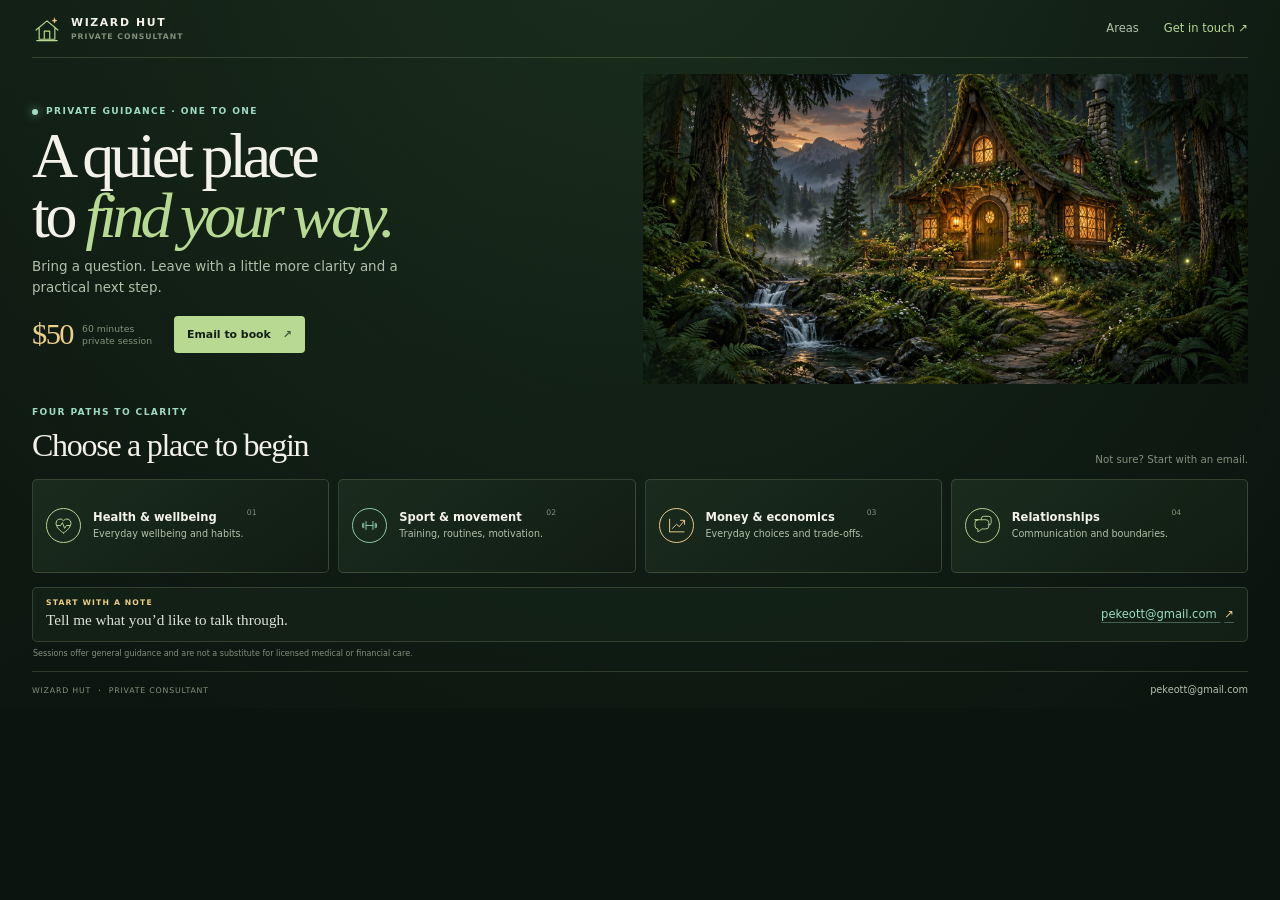
<file: index.html>
<!doctype html>
<html lang="en">
	<head>
		<meta charset="utf-8" />
		<meta name="viewport" content="width=device-width, initial-scale=1" />
		<meta name="robots" content="noindex,follow" />
		<link rel="canonical" href="https://spacetardigradum.github.io/wizardshut/" />
		<meta http-equiv="refresh" content="0; url=/wizardshut/" />
		<title>Wizard Hut — redirecting</title>
	</head>
	<body>
		<p>Wizard Hut has moved to <a href="/wizardshut/">spacetardigradum.github.io/wizardshut/</a>.</p>
		<script>window.location.replace('/wizardshut/');</script>
	</body>
</html>
</file>
<file: wizardshut/site.css>
:root {
	color-scheme: dark;
	--ink: #f2f2e8;
	--muted: #b1c0a9;
	--dim: #82917a;
	--line: rgba(198, 218, 174, .18);
	--forest: #0b1510;
	--moss: #b8d992;
	--mint: #9edbc4;
	--gold: #edcf87;
	--sans: Inter, ui-sans-serif, system-ui, -apple-system, BlinkMacSystemFont, "Segoe UI", sans-serif;
	--serif: Georgia, "Times New Roman", serif;
}

* { box-sizing: border-box; }
html { min-width: 320px; background: var(--forest); scroll-behavior: smooth; }
body {
	margin: 0;
	background: radial-gradient(ellipse at 52% -20%, rgba(68, 116, 62, .24), transparent 52rem), linear-gradient(150deg, #101c13, var(--forest) 65%);
	color: var(--ink);
	font-family: var(--sans);
	font-size: 15px;
	line-height: 1.45;
}
a { color: inherit; }
.topbar, main, .footer { width: min(1300px, calc(100% - 64px)); margin-inline: auto; }
.topbar {
	min-height: 58px;
	display: flex;
	align-items: center;
	justify-content: space-between;
	border-bottom: 1px solid var(--line);
}
.brand { display: inline-flex; align-items: center; gap: 9px; text-decoration: none; }
.brand-mark { width: 30px; height: 30px; fill: none; stroke: var(--moss); stroke-width: 1.7; stroke-linecap: round; stroke-linejoin: round; }
.brand-mark .brand-star { fill: var(--gold); stroke: var(--gold); stroke-width: .7; }
.brand-name { display: grid; gap: 0; font-size: .68rem; font-weight: 750; letter-spacing: .15em; }
.brand-name small { color: var(--dim); font-size: .48rem; font-weight: 600; letter-spacing: .13em; }
nav { display: flex; align-items: center; gap: 25px; color: var(--muted); font-size: .72rem; }
nav a, .footer a { text-decoration: none; }
nav a:hover, .footer a:hover { color: var(--ink); }
.nav-contact { color: var(--moss); }

main { padding: 16px 0 12px; }
.hero {
	min-height: 252px;
	display: grid;
	grid-template-columns: minmax(0, .95fr) minmax(0, 1.05fr);
	align-items: center;
	gap: clamp(28px, 5vw, 68px);
	margin-bottom: 22px;
}
.eyebrow { margin: 0 0 8px; color: var(--mint); font-size: .57rem; font-weight: 700; letter-spacing: .15em; }
.hero .eyebrow { display: flex; align-items: center; gap: 8px; }
.hero .eyebrow span { width: 6px; height: 6px; border-radius: 50%; background: var(--mint); box-shadow: 0 0 10px rgba(158, 219, 196, .7); }
h1, h2, h3, p { margin-top: 0; }
h1 { margin-bottom: 11px; font-family: var(--serif); font-size: clamp(2.8rem, 5vw, 4.55rem); font-weight: 400; letter-spacing: -.065em; line-height: .94; }
h1 em { color: var(--moss); font-weight: 400; }
.hero-description { max-width: 420px; margin: 0 0 17px; color: var(--muted); font-size: .84rem; line-height: 1.55; }
.hero-actions { display: flex; align-items: center; gap: 22px; }
.rate { display: flex; align-items: center; gap: 9px; }
.rate strong { color: var(--gold); font-family: var(--serif); font-size: 1.9rem; font-weight: 400; letter-spacing: -.05em; line-height: 1; }
.rate span { color: var(--dim); font-size: .58rem; line-height: 1.3; }
.button { min-height: 37px; display: inline-flex; align-items: center; justify-content: center; gap: 12px; padding: 0 13px; border-radius: 4px; font-size: .68rem; font-weight: 700; text-decoration: none; transition: transform .15s ease, filter .15s ease; }
.button:hover { transform: translateY(-1px); filter: brightness(1.08); }
.button-primary { background: var(--moss); color: #122016; }
.button-primary span { color: #355a36; }
.hero-art { height: 310px; overflow: visible; margin: 0; background: transparent; }
.hero-art img {
	width: 100%;
	height: 100%;
	display: block;
	object-fit: cover;
	object-position: center 56%;
	-webkit-mask-image: radial-gradient(ellipse 78% 84% at 52% 50%, #000 53%, rgba(0, 0, 0, .88) 70%, transparent 100%);
	mask-image: radial-gradient(ellipse 78% 84% at 52% 50%, #000 53%, rgba(0, 0, 0, .88) 70%, transparent 100%);
}

.section-heading { display: flex; align-items: end; justify-content: space-between; gap: 16px; margin-bottom: 10px; }
.section-heading .eyebrow { margin-bottom: 3px; }
h2 { margin: 0; font-family: var(--serif); font-size: clamp(1.5rem, 2.6vw, 2rem); font-weight: 400; letter-spacing: -.04em; }
.section-note { margin: 0 0 2px; color: var(--dim); font-size: .64rem; }
.area-grid { display: grid; grid-template-columns: repeat(4, minmax(0, 1fr)); gap: 9px; }
.area-card { min-height: 94px; display: flex; align-items: center; gap: 12px; padding: 12px 13px; border: 1px solid var(--line); border-radius: 5px; background: linear-gradient(145deg, rgba(28, 45, 30, .95), rgba(17, 29, 19, .94)); }
.area-icon { width: 35px; height: 35px; flex: 0 0 35px; display: grid; place-items: center; border: 1px solid currentColor; border-radius: 50%; }
.area-icon svg { width: 23px; height: 23px; fill: none; stroke: currentColor; stroke-width: 1.7; stroke-linecap: round; stroke-linejoin: round; }
.health-icon { color: #b5d695; }.sport-icon { color: #8ec9a2; }.money-icon { color: #e7c98d; }.relations-icon { color: #b7c98e; }
.area-copy { min-width: 0; position: relative; padding-right: 13px; }
.area-index { position: absolute; top: -3px; right: 0; color: var(--dim); font-size: .48rem; }
.area-card h3 { margin: 0 0 4px; color: var(--ink); font-size: .72rem; font-weight: 650; line-height: 1.25; }
.area-card p { margin: 0; color: var(--muted); font-size: .6rem; line-height: 1.35; }

.contact-strip { min-height: 55px; display: flex; align-items: center; justify-content: space-between; gap: 15px; margin-top: 14px; padding: 8px 13px; border: 1px solid var(--line); border-radius: 5px; background: rgba(20, 35, 22, .82); }
.contact-strip .eyebrow { margin: 0 0 1px; color: var(--gold); font-size: .48rem; }
.contact-title { margin: 0; color: #dce3d5; font-family: var(--serif); font-size: .95rem; }
.contact-email { color: var(--mint); font-size: .72rem; text-decoration-color: rgba(158, 219, 196, .35); text-underline-offset: 4px; }
.contact-email span { padding-left: 4px; color: var(--gold); }
.scope-note { margin: 6px 1px 0; color: var(--dim); font-size: .5rem; }
.footer { min-height: 37px; display: flex; align-items: center; justify-content: space-between; gap: 15px; border-top: 1px solid var(--line); color: var(--dim); font-size: .49rem; letter-spacing: .1em; }
.footer i { padding: 0 4px; color: var(--moss); font-style: normal; }
.footer a { color: var(--muted); font-size: .61rem; letter-spacing: normal; }
:focus-visible { outline: 2px solid var(--gold); outline-offset: 3px; }

@media (max-width: 800px) {
	.topbar, main, .footer { width: min(100% - 40px, 700px); }
	.hero { grid-template-columns: minmax(0, .9fr) minmax(0, 1.1fr); gap: 20px; }
	.hero-art { height: 240px; }
	h1 { font-size: clamp(2.6rem, 6vw, 3.6rem); }
	.area-grid { grid-template-columns: repeat(2, minmax(0, 1fr)); }
}
@media (max-width: 560px) {
	.topbar, main, .footer { width: calc(100% - 28px); }
	.topbar { min-height: 53px; }
	nav { gap: 13px; font-size: .63rem; }
	.brand-mark { width: 27px; height: 27px; }
	.brand-name { font-size: .61rem; }
	.brand-name small { font-size: .44rem; }
	main { padding-top: 10px; }
	.hero { grid-template-columns: 1fr; gap: 13px; margin-bottom: 18px; }
	h1 { font-size: clamp(2.9rem, 12vw, 3.8rem); }
	.hero-description { max-width: 360px; margin-bottom: 12px; font-size: .78rem; }
	.hero-actions { gap: 18px; }
	.hero-art { height: 220px; }
	.section-heading { align-items: start; flex-direction: column; gap: 4px; margin-bottom: 8px; }
	.area-grid { gap: 7px; }
	.area-card { min-height: 86px; gap: 8px; padding: 9px; }
	.area-icon { width: 29px; height: 29px; flex-basis: 29px; }
	.area-icon svg { width: 19px; height: 19px; }
	.area-card h3 { font-size: .67rem; }
	.area-card p { font-size: .55rem; }
	.area-copy { padding-right: 10px; }
	.contact-strip { align-items: start; flex-direction: column; gap: 5px; margin-top: 10px; padding: 9px 11px; }
	.footer { min-height: 33px; }
}
@media (prefers-reduced-motion: reduce) { *, *::before, *::after { scroll-behavior: auto !important; transition-duration: .01ms !important; } }
</file>
